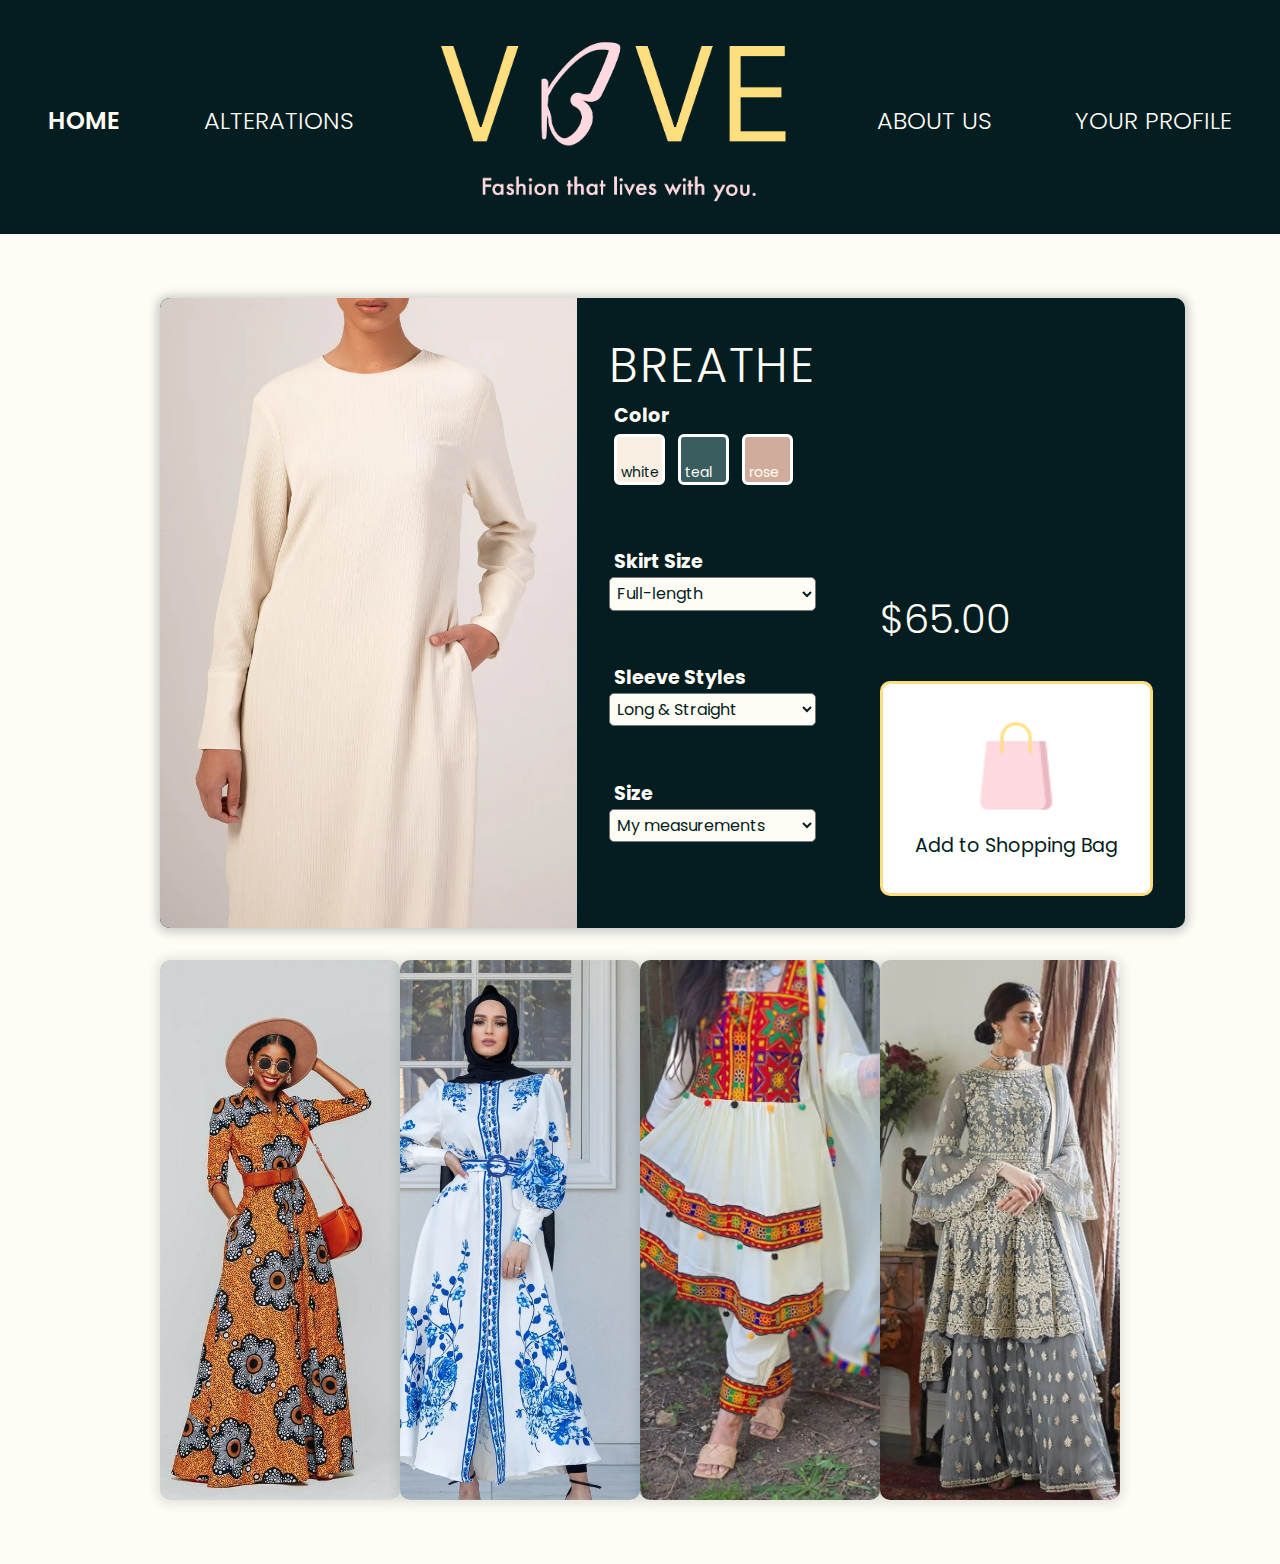
<file: index.html>
<!DOCTYPE html>
<html lang="en">
<head>
    <meta charset="UTF-8">
    <meta name="viewport" content="width= , initial-scale=1.0">
    <link rel="stylesheet" href="./global.css">
    <link rel="stylesheet" href="./index.css">
    <title>VIVE | Home</title>
</head>
<body>
    <header>
        <nav class="nav">
            <ul class="nav-links">
                <li class="active-link">Home</li>
                <li><a href="./alterations.html">Alterations</a></li>
                <li><img src="./assets/VIVE-logo.png" alt="VIVE - Fashion that lives with you"></li>
                <li><a href="./about.html">About Us</a></li>
                <li><a href="./profile.html">Your Profile</a></li>
            </ul>
        </nav>
    </header>
    <section class="main-content">
        <article class="featured">
            <div class="featured-img">
                <img src="./assets/featured-dress-white.webp" alt=""/>
            </div>
            <div class="featured-text">
                <h1 class="dress-name">Breathe</h1>
                
                <div class="choices color-choices">
                    <p class="choice-title">Color</p>
                    <div class="flex-box">
                    <label for="white">
                        <input type="radio" id="white" name="color" value="White">
                        <span class="light-label" >white</span>
                    </label>

                    
                    <label for="teal">
                        <input type="radio" id="teal" name="color" value="teal">
                        <span>teal</span>
                    </label>

                    <label for="rose">
                        <input type="radio" id="rose" name="color" value="rose">
                        <span>rose</span>
                    </label>
                </div>

                </div>

                <div class="choices">
                    <label for="skirt-sizes" class="choice-title">Skirt Size</label>
                    <select name="skirt-sizes" id="skirt-sizes">
                        <option value="Full-length">Full-length</option>
                        <option value="Medium">Medium</option>
                        <option value="Short">Short</option>
                    </select>
            </div>

            <div class="choices">
                <label for="sleeve-styles" class="choice-title">Sleeve Styles</label>
                <select name="sleeve-styles" id="sleeve-styles">
                    <option value="Full-length">Long & Straight</option>
                    <option value="Medium">Long & Puff</option>
                    <option value="Short">Short & Straight</option>
                    <option value="Short">Short & Puff</option>
                </select>
        </div>

        <div class="choices">
            <label for="size" class="choice-title">Size</label>
            <select name="size" id="size">
                <option value="my-measurements">My measurements</option>
                <option value="extra small">XS</option>
                <option value="small">S</option>
                <option value="small">M</option>
                <option value="small">L</option>
                <option value="small">XL</option>
            </select>
    </div>
    </div>
    <div class="add-item"> 
        <p class="price">$65.00</p>
        <button class="shopping-bag">
            <img src="./assets/shopping-bag.png" alt=""/>
            Add to Shopping Bag</button>
     
    </div>
</article> 

<article class="products">
<div class="product-card"> 
    <img src="./assets/african-dress.jpg" alt=""/>
</div>

<div class="product-card"> 
    <img src="./assets/turkish-dress.webp" alt=""/>
</div>
<div class="product-card"> 
    <img src="./assets/afghan-dress.avif" alt=""/>
</div>

<div class="product-card"> 
    <img src="./assets/pakistani-dress.webp" alt=""/>
</div>
</article>
    </section>
</body>
</html>
</file>
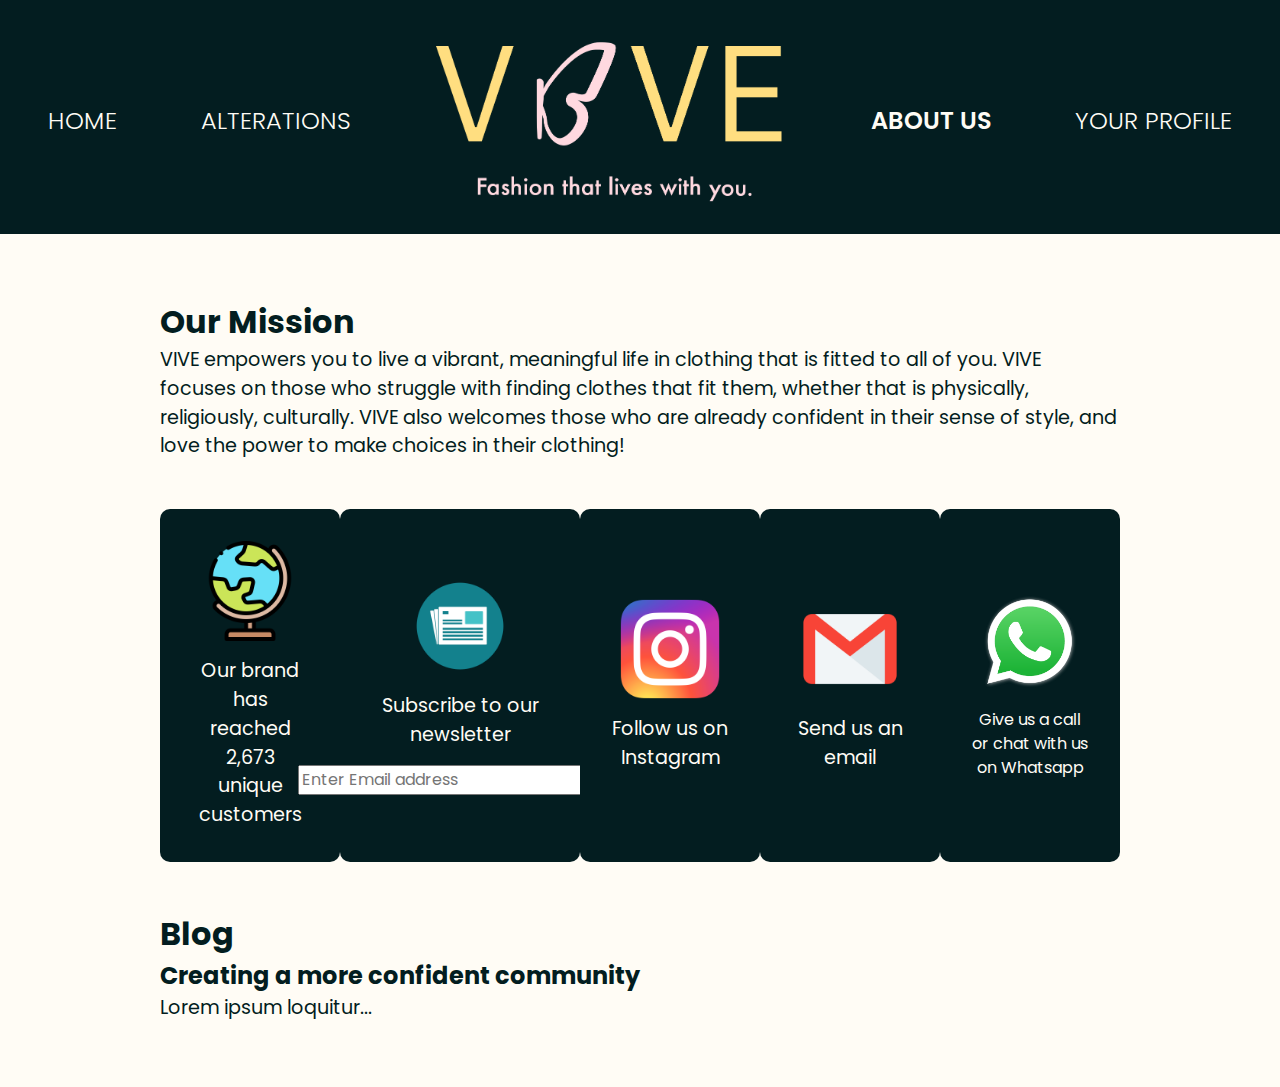
<file: about.html>
<!DOCTYPE html>
<html lang="en">
<head>
    <meta charset="UTF-8">
    <meta name="viewport" content="width=device-width, initial-scale=1.0">
    <link rel="stylesheet" href="./global.css">
    <link rel="stylesheet" href="./about.css">
    <title>Vive | About Us</title>
</head>
<body>
    <header>
        <nav class="nav">
            <ul class="nav-links">
                <li> <a href="./index.html">Home</a></li>
                <li> <a href="./alterations.html">Alterations</a></li>
                <li><img src="./assets/VIVE-logo.png" alt="VIVE - Fashion that lives with you"></li>
                <li class="active-link">About Us</li>
                <li> <a href="./profile.html">Your Profile</a></li>
            </ul>
        </nav>
    </header>  
    <section class="main-content">
        <h1>Our Mission</h1>
        <p>VIVE empowers you to live a vibrant, meaningful life in clothing that is fitted to all of you.
        VIVE focuses on those who struggle with finding clothes that fit them, whether that is physically, religiously, culturally.
        VIVE also welcomes those who are already confident in their sense of style, and love the power to make choices in their clothing! </p>
        <div class="cards">
            <div>
                <img src="./assets/globe.png" alt="">
                <p>Our brand has reached 2,673 unique customers</p>
            </div>
            <div>
                <img src="./assets/news.png" alt="">
                <p>Subscribe to our newsletter</p>
                <input placeholder="Enter Email address"/>
            </div>
            <div>
                <img src="./assets/insta.png" alt="">
                <p>Follow us on Instagram</p>
            </div>
            <div>
                <img src="./assets/email.png" alt="">
                <p>Send us an email</p>
            </div>
            <div> 
                <img src="./assets/whatsapp.png" alt="">
                Give us a call or chat with us on Whatsapp
            </div>
        </div>
        <h1>Blog</h1>
        <div>
            <h2>Creating a more confident community</h2>
            <p>Lorem ipsum loquitur...</p>
        </div>
    </section>
</body>
</html>
</file>
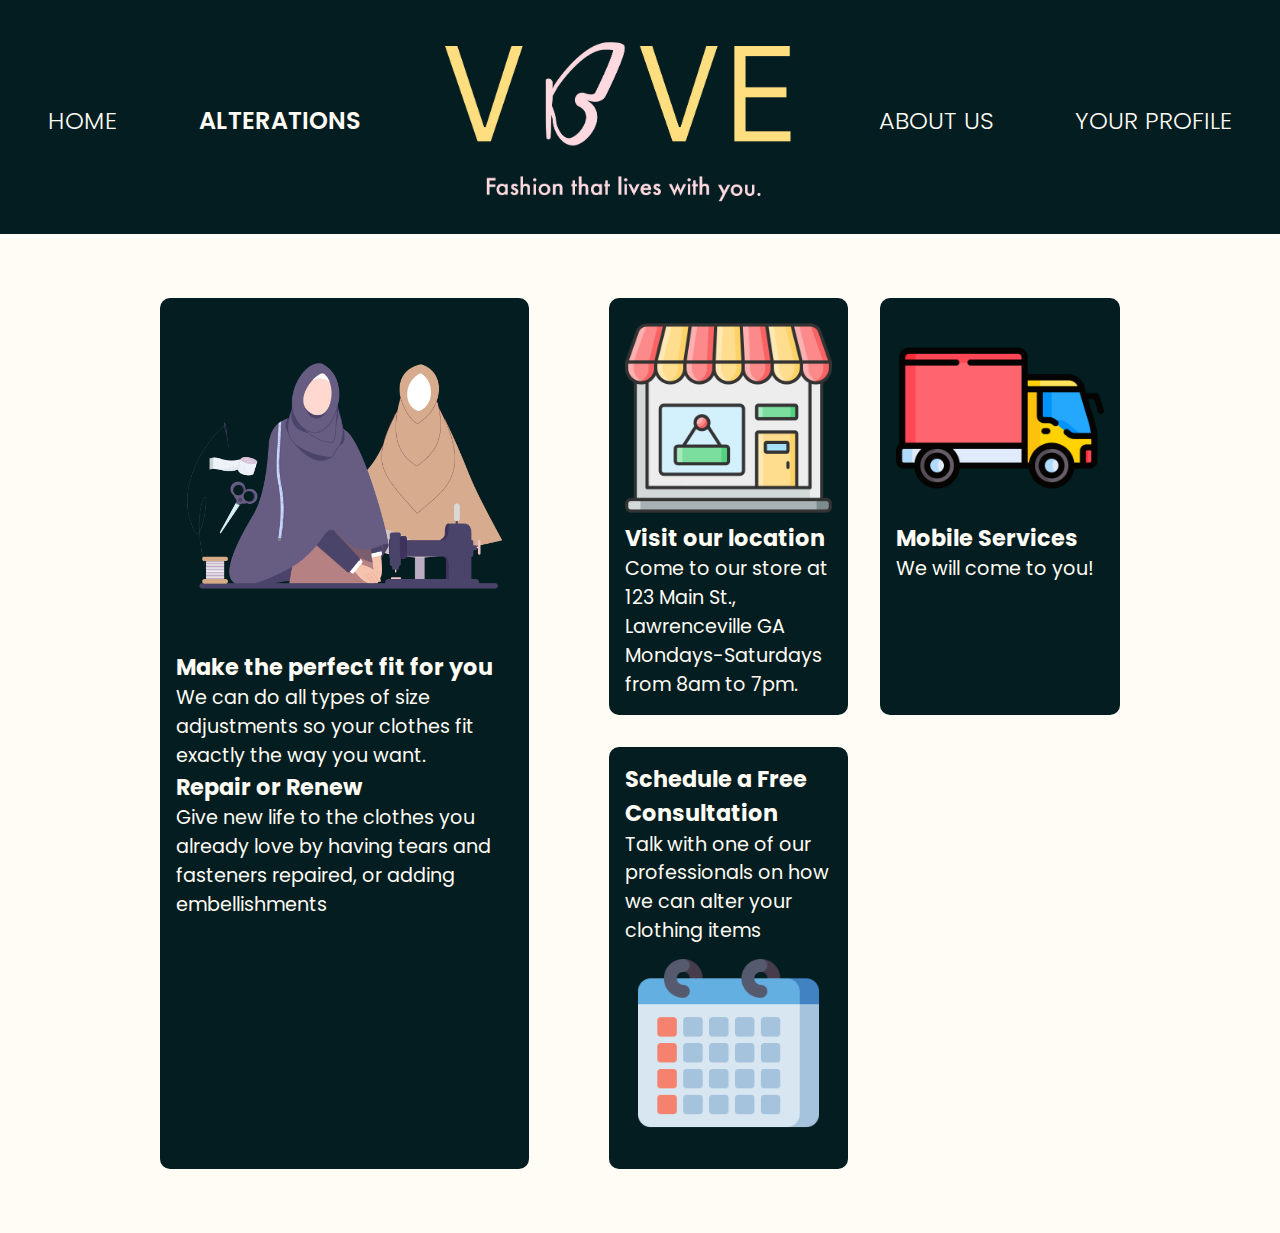
<file: alterations.html>
<!DOCTYPE html>
<html lang="en">
<head>
    <meta charset="UTF-8">
    <meta name="viewport" content="width=device-width, initial-scale=1.0">
    <link rel="stylesheet" href="./global.css">
    <link rel="stylesheet" href="./alterations.css">
    <title>VIVE | Alterations</title>
</head>
<body>
    <header>
        <nav class="nav">
            <ul class="nav-links">
                <li><a href="./index.html">Home</a></li>
                <li class="active-link">Alterations</li>
                <li><img src="./assets/VIVE-logo.png" alt="VIVE - Fashion that lives with you"></li>
                <li><a href="./about.html">About Us</a></li>
                <li><a href="profile.html">Your Profile</a></li>
            </ul>
        </nav>
    </header>
    <section class="main-content">
    <article class="alterations">
        <img src="./assets/alterations.png" alt=""/>
        <h1>Make the perfect fit for you</h1>
        <p>We can do all types of size adjustments so your clothes fit exactly the way you want.</p>
        <h1>Repair or Renew</h1>
        <p>Give new life to the clothes you already love by having tears and fasteners repaired, or adding embellishments</p>
    </article>
    <div class="side-content">
    <article class="">
        <img src="./assets/store.png"/>
        <h1>Visit our location</h1>
        <p>Come to our store at 123 Main St., Lawrenceville GA Mondays-Saturdays from 8am to 7pm.</p>
    </article>
    <article class="">
        <img src="./assets/truck.png" alt=""> 
        <h1>Mobile Services</h1>
        <p>We will come to you!</p>
    </article>
    <article class="schedule">
        <h1>Schedule a Free Consultation</h1>
        <p>Talk with one of our professionals on how we can alter your clothing items</p>
        <img src="./assets/calendar.png" alt=""> 
    </article>
</div>
</section>
</body>
</html>
</file>
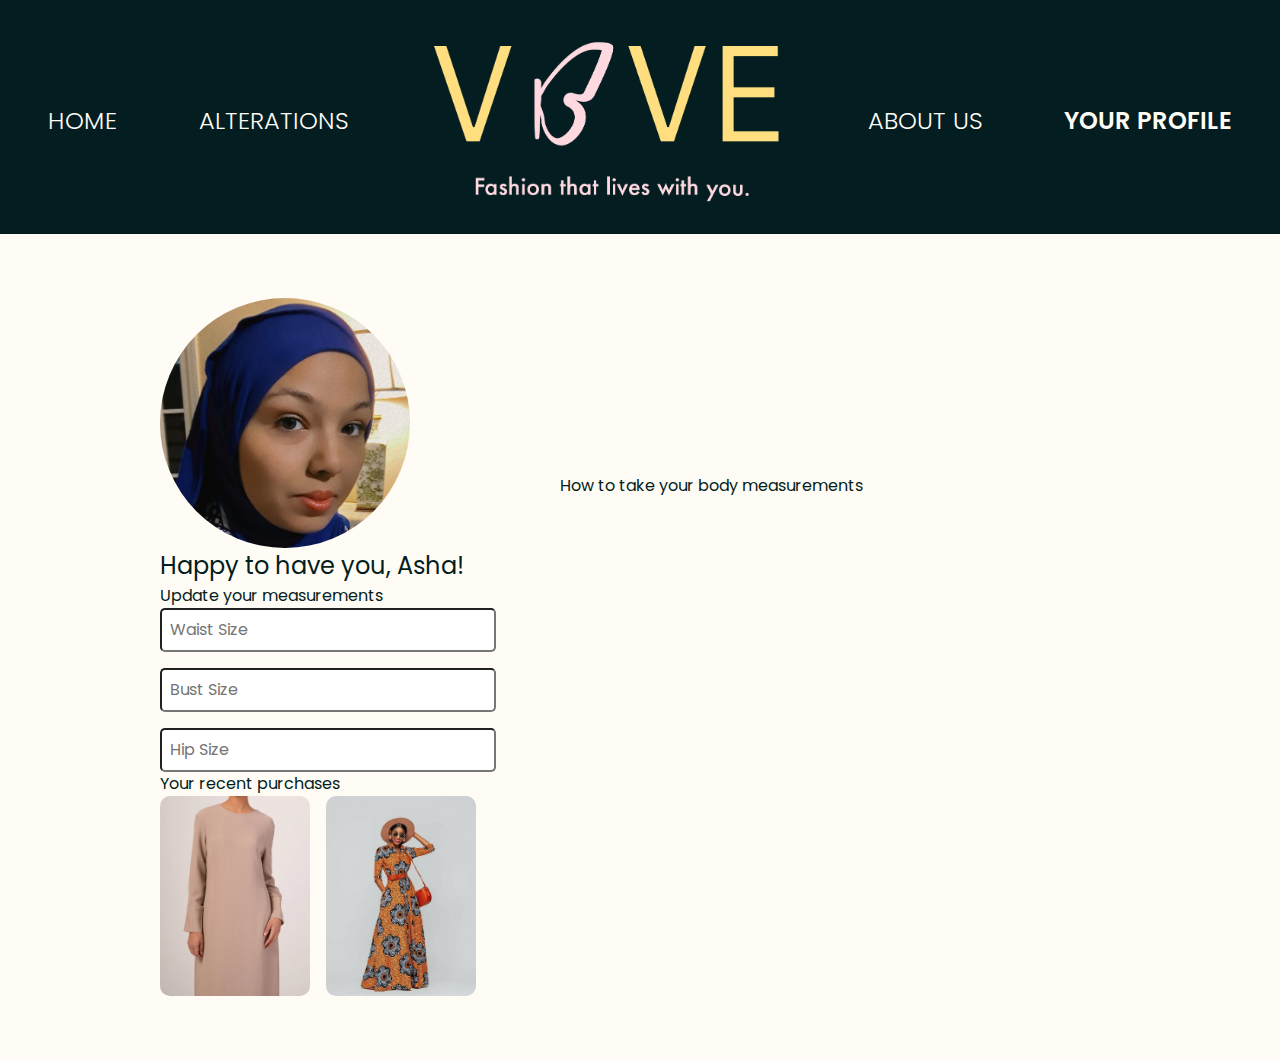
<file: profile.html>
<!DOCTYPE html>
<html lang="en">
<head>
    <meta charset="UTF-8">
    <meta name="viewport" content="width=device-width, initial-scale=1.0">
    <link rel="stylesheet" href="./global.css">
    <link rel="stylesheet" href="./profile.css"> 
    <title>VIVE | Your Profile</title>
</head>
<body>
    <header>
        <nav class="nav">
            <ul class="nav-links">
                <li><a href="index.html">Home</a></li>
                <li><a href="./alterations.html">Alterations</a></li>
                <li><img src="./assets/VIVE-logo.png" alt="VIVE - Fashion that lives with you"></li>
                <li><a href="./about.html">About Us</a></li>
                <li class="active-link">Your Profile</li>
            </ul>
        </nav>
    </header> 
    <section class="main-content">
        <div>
        <img class="profile-pic" src="./assets/black-panther-profile-photo.jpg" alt=""/>
        <p class="welcome">Happy to have you, Asha!</p>
        <p>Update your measurements</p>
        <div class="inputs">
        <input placeholder="Waist Size"/>
        <input placeholder="Bust Size"/>
        <input placeholder="Hip Size"/>
    </div>
        <p>Your recent purchases</p>
        <div class="purchases"/> 
            <img src="./assets/featured-dress-rose.webp" alt=""/>
            <img src="./assets/african-dress.jpg" alt=""> 
        </div>
    </div>
    <div>
        <p>How to take your body measurements</p>
        <iframe width="560" height="315" src="https://www.youtube.com/embed/jvGEVbgIXPU" title="YouTube video player" frameborder="0" allow="accelerometer; autoplay; clipboard-write; encrypted-media; gyroscope; picture-in-picture; web-share" allowfullscreen></iframe>
    </div>
    </section>
</body>
</html>
</file>
<file: index.css>
.featured{
  background-color: var(--teal);
  height: 70vh;  
  border-radius: 10px; 
  display: flex; ; 
  overflow: hidden;  
  box-shadow: 0px 1px 10px 4px rgba(3,30,33,0.2);
  width: max-content; 
}


.featured-img img{
  height: 100%; 

}

.featured-text{
  padding: 2rem; 
  display: flex; 
  flex-direction: column;

}

.dress-name
{

  font-size: 3rem; 
  font-weight: 300; 
  text-transform: uppercase; 
  letter-spacing: 2px;
}

.choices{
  display: flex; 
  flex-direction: column; 
  flex-grow: 1; 
}

.choice-title{
  font-size: 1.2rem; 
  font-weight: bold; 
  padding-left: 5px; 
}
.flex-box{
  display: flex;  
}
.light-label{
  color: var(--teal);  
}
.color-choices label{
  width: 4rem;
  height: 4rem;  
}

label span{
  position: relative;
  bottom: 32px;  
  left: 12px; 
  font-size: 14px; 
}
input[type="radio"]
{
  -webkit-appearance: none;
  appearance: none; 
  width: 3.2rem; 
  height: 3.2rem; 
  border: solid 3px white; 
  border-radius: 6px; 
  cursor: pointer; 

}

input[type="radio"]:checked{
  border:solid 3px var(--yellow); 
}
input#white{
  background-color: #f9eee2;
}

input#teal{
  background-color: #3a5e60;
}

input#rose{
  background-color: #d0ac9c;
}

select{
  background-color: var(--light-text);
  padding: .2rem; 
  border-radius: 5px; 
  color: var(--teal);  
}
 
.add-item{
  display: flex; 
  align-items:start; 
  justify-content: end;
  height: 100%;  
  padding: 2rem; 
  flex-direction: column;  
}

.price{
  font-size:2.5rem;  
  font-weighT: 300; 
}

.shopping-bag{
  cursor: pointer; 
  background-color: white;
  border: 0; 
  display: flex; 
  justify-content: center;
  align-items: center;
  flex-direction: column; 
  padding: 2rem; 
  border-radius: 10px; 
  font-size: 1.2rem; 
  gap: 1rem; 
  margin-top: 2rem; 
  color: var(--teal);  
  border: solid 3px var(--yellow);  
}

.shopping-bag img{
  height: 100px; 
}

.shopping-bag:hover{
  scale: 1.02; 
}

.products{
  margin-top: 2rem; 
  display: flex; 
 justify-content: space-between;
}
.product-card{
  height: 60vh; 
  border-radius: 10px; 
  overflow: hidden; 
  box-shadow: 0px 1px 10px 4px rgba(3,30,33,0.1);
  width: 40vh; 
  cursor: pointer; 
} 
.product-card img{
     object-fit: cover;  
     height: 100%;  
}
</file>
<file: about.css>
.main-content{
    color: var(--teal); 
}

.cards{
    display: flex; 
    justify-content: space-between;
}

.cards img{
    height: 100px; 
}

.cards div{
    background-color: var(--teal);
    border-radius: 10px; 
    color: var(--light-text); 
    padding: 2rem; 
    width: 15rem;  
    display: flex; 
    flex-direction: column; 
    align-items: center; 
    justify-content: center ;
    gap: 1rem; 
    text-align: center ;
    cursor: pointer;
    margin: 3rem 0; 
}
h1{
    font-size: 2rem; 
}
p{
    font-size: 1.2rem; 
}
</file>
<file: alterations.css>
.main-content{
    display: flex; 
    gap:5rem; 
}
article{
    background-color: var(--teal);  
    border-radius: 10px; 
    padding: 1rem; 
    cursor: pointer; 

}


.side-content{
    display: grid; 
    grid-template-columns: 1fr 1fr;
    gap: 2rem; 
}
h1{
    font-size: 1.4rem; 
}
p{
    font-size: 1.2rem; 
}
</file>
<file: profile.css>
.main-content{
    display: flex; 
     align-items: center; 
     justify-content: space-between;
}
.profile-pic{
   border-radius: 50%; 
   height: 250px; 
   width: 250px; 
  object-fit: cover;
  object-position: 0 0; 
} 
p{ 
    color: var(--teal); 
}

.welcome{
    font-size: 1.5rem; 
}

.purchases {
    display: flex; 
    gap: 1rem; 
}
.purchases img{
    height: 200px;  
    border-radius: 10px; 
    width: 150px; 
    object-fit: cover;
}

.inputs{
    display: flex; 
    flex-direction: column; 
    gap: 1rem; 
}
input{
    border-radius: 5px; 
    padding: .5rem;   
}
</file>
<file: global.css>
@import url('https://fonts.googleapis.com/css2?family=Poppins:wght@200;400;500;600;700&display=swap');
/* RESET CSS */
/* Box sizing rules */
*,
*::before,
*::after {
  box-sizing: border-box;
}

/* Remove default margin */
body,
h1,
h2,
h3,
h4,
p,
figure,
blockquote,
dl,
dd {
  margin: 0;
}

/* Remove list styles on ul, ol elements with a list role, which suggests default styling will be removed */
ul[role='list'],
ol[role='list'] {
  list-style: none;
}

/* Set core root defaults */
html:focus-within {
  scroll-behavior: smooth;
}

/* Set core body defaults */
body {
  min-height: 100vh;
  text-rendering: optimizeSpeed;
  line-height: 1.5;
}

/* A elements that don't have a class get default styles */
a:not([class]) {
  text-decoration-skip-ink: auto;
}

/* Make images easier to work with */
img,
picture {
  max-width: 100%;
  display: block;
}

/* Inherit fonts for inputs and buttons */
input,
button,
textarea,
select {
  font: inherit;
}

/* Remove all animations, transitions and smooth scroll for people that prefer not to see them */
@media (prefers-reduced-motion: reduce) {
  html:focus-within {
   scroll-behavior: auto;
  }
  
  *,
  *::before,
  *::after {
    animation-duration: 0.01ms !important;
    animation-iteration-count: 1 !important;
    transition-duration: 0.01ms !important;
    scroll-behavior: auto !important;
  }
}


/* END OF RESET CSS */

/* root styles */

:root{
    --yellow: #ffde80; 
    --pink: #ffd9e0; 
    --teal: #031d20; 
    --font-family: 'Poppins', sans-serif; 
    --light-text: hsl(44, 100%, 98%); 
}
body{
    background-color: hsl(44, 100%, 98%); 
    font-family: var(--font-family);
    color: var(--light-text); 
}

.nav{
    background-color: var(--teal); 
    padding: 2.5rem 3rem 2rem; 
}

.nav-links{
    list-style-type: none; 
    margin: 0; 
    padding: 0;  
    display: flex;
    justify-content: space-between;
    align-items: center; 
    color: var(--light-text); 
    font-size: 1.5rem; 
    text-transform: uppercase;
    font-weight: 300; 
}

.nav-links li{
    cursor:  pointer; 
    flex-shrink: 0; 
}

.nav-links li:hover{
    text-shadow: 1px 0;
}

.nav-links img{
    height: 18vh; 
}
a{
    text-decoration: none; 
    color: var(--light-text); 
}

.active-link{
    font-weight: 600;   
}

.main-content{
    padding: 4rem 10rem; 
  }
</file>
